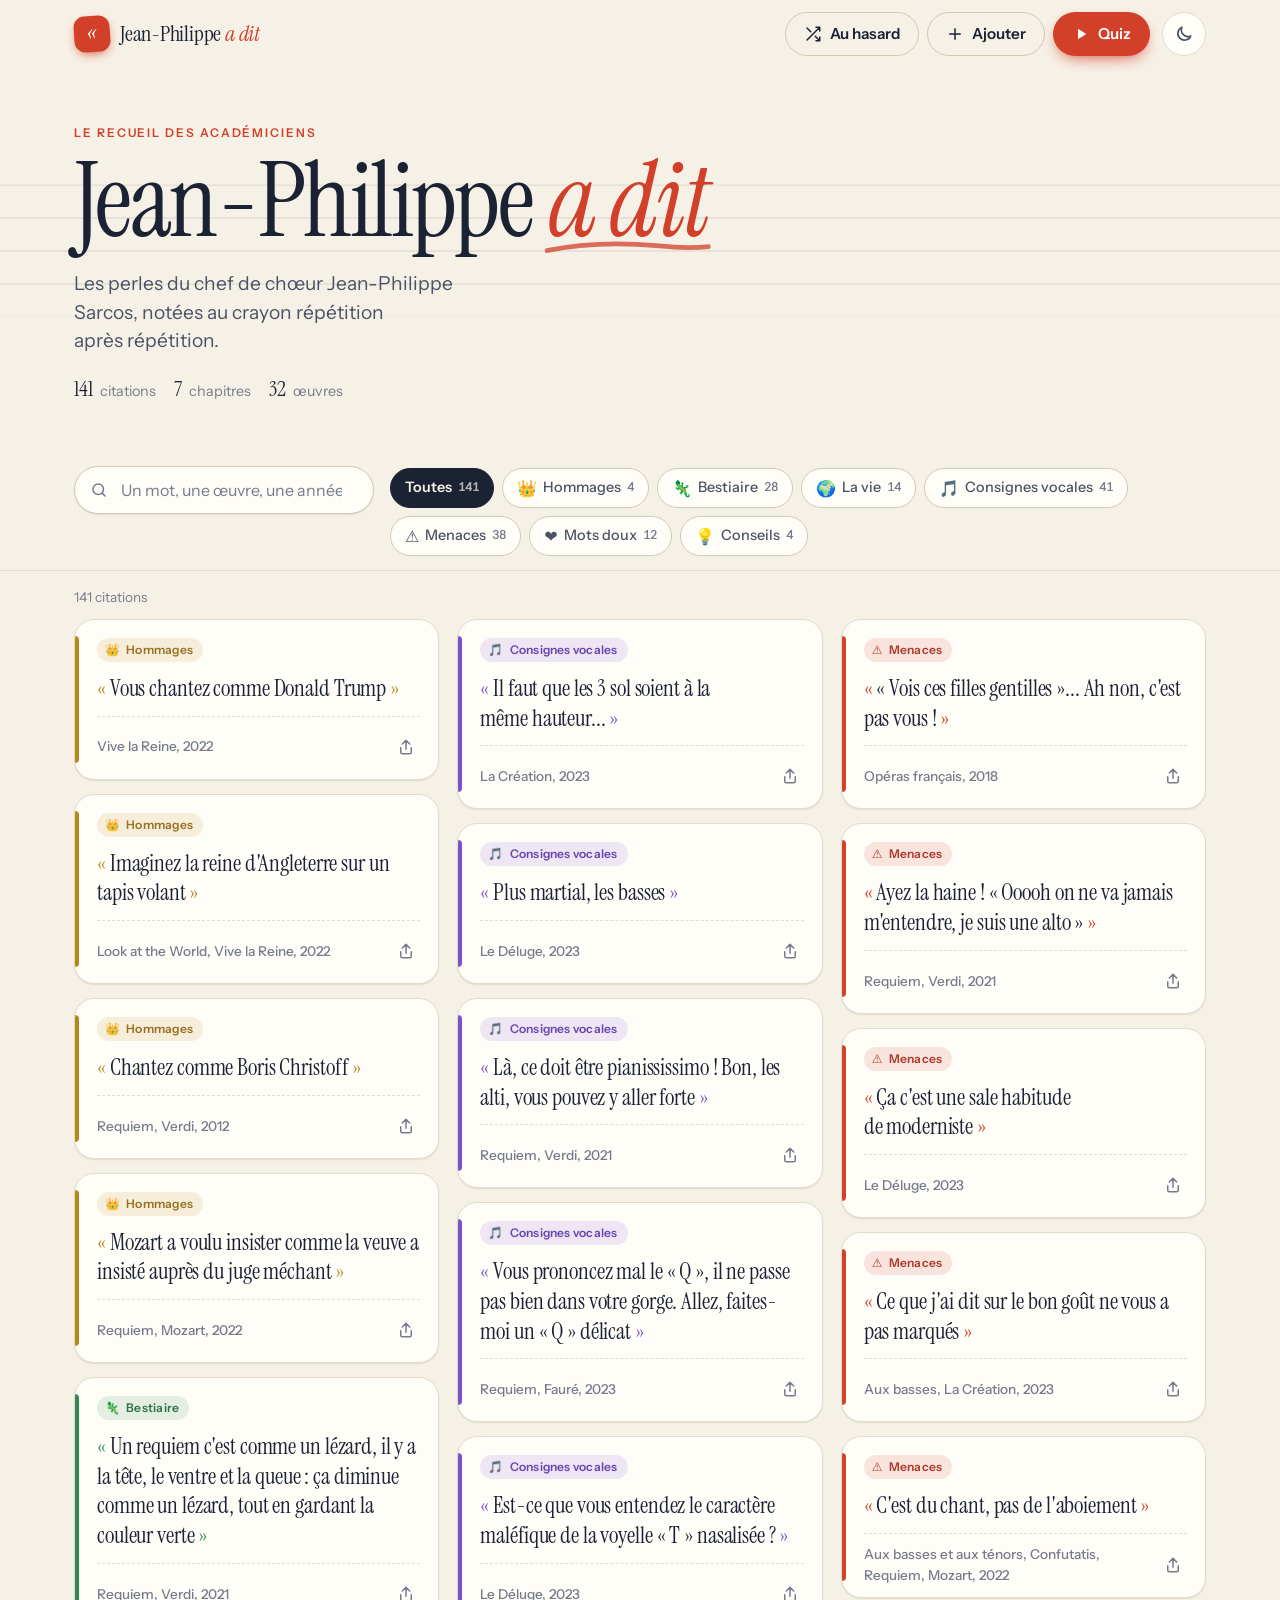
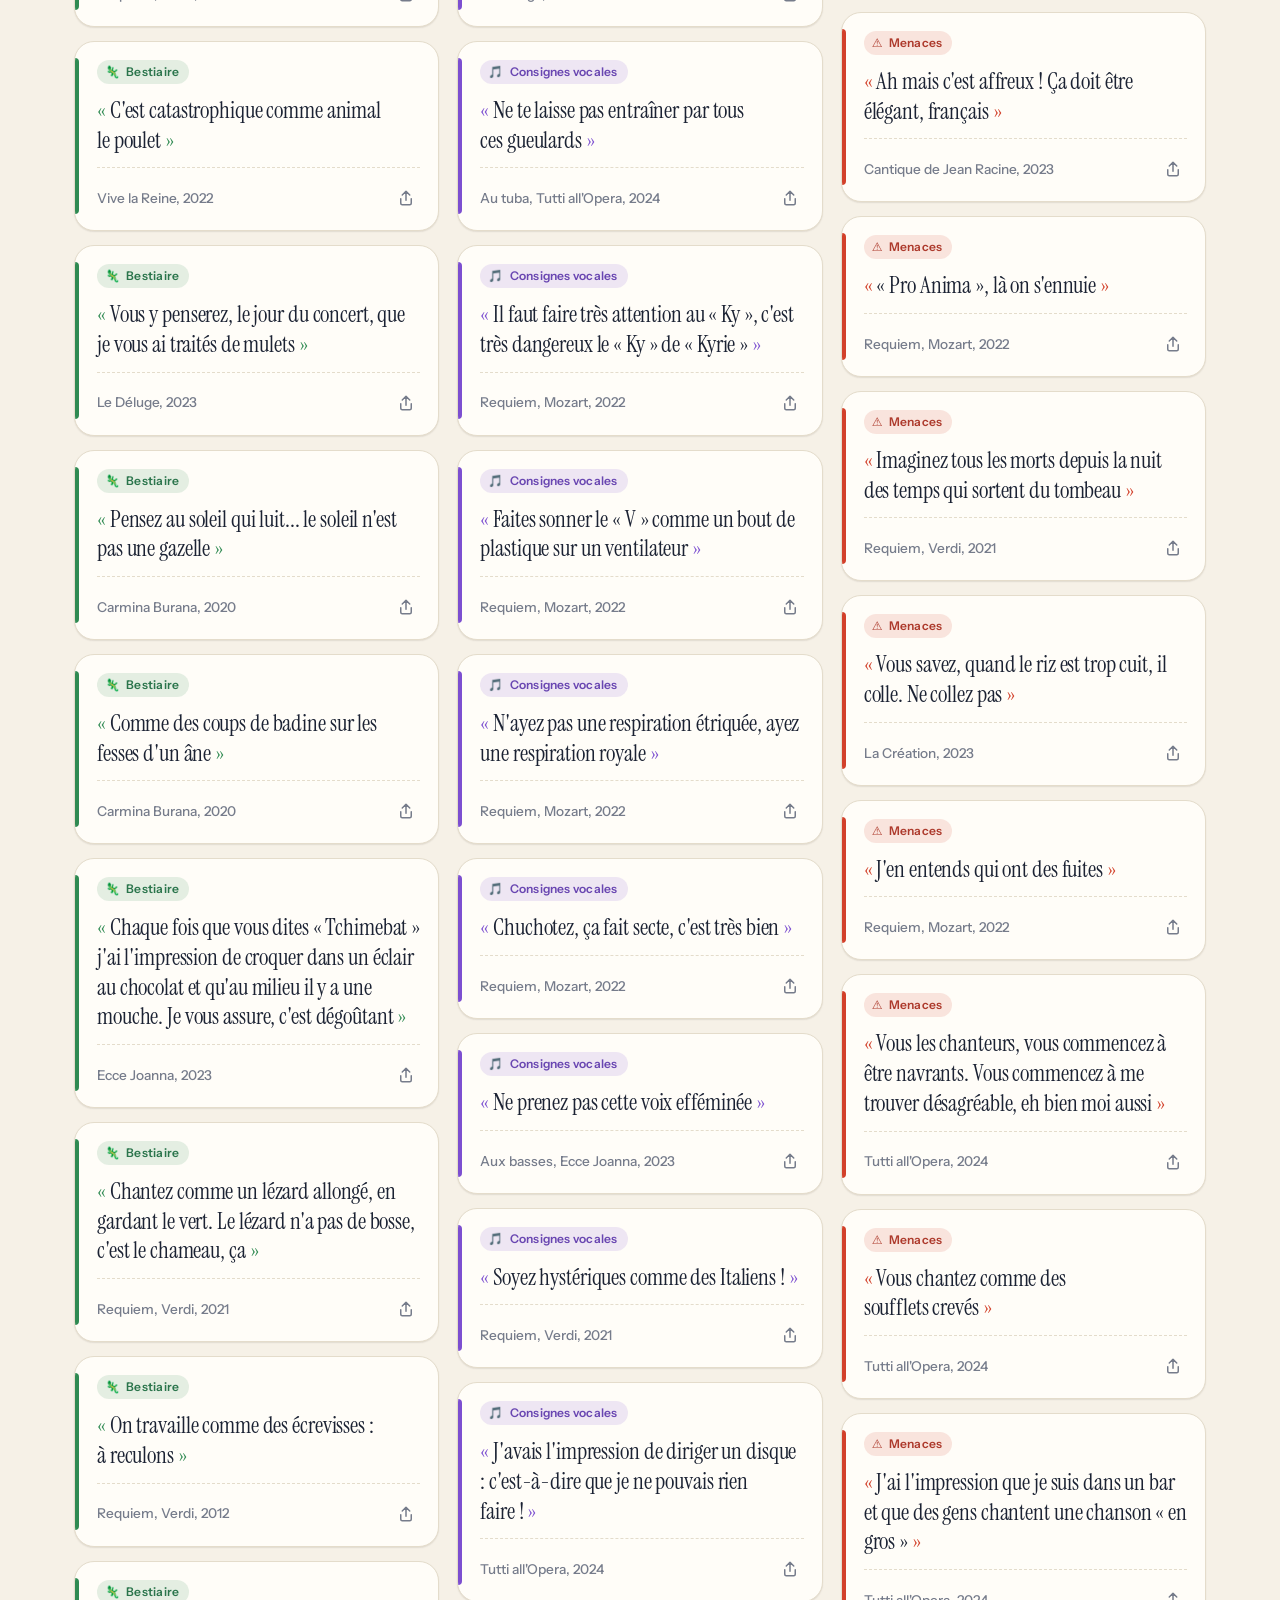
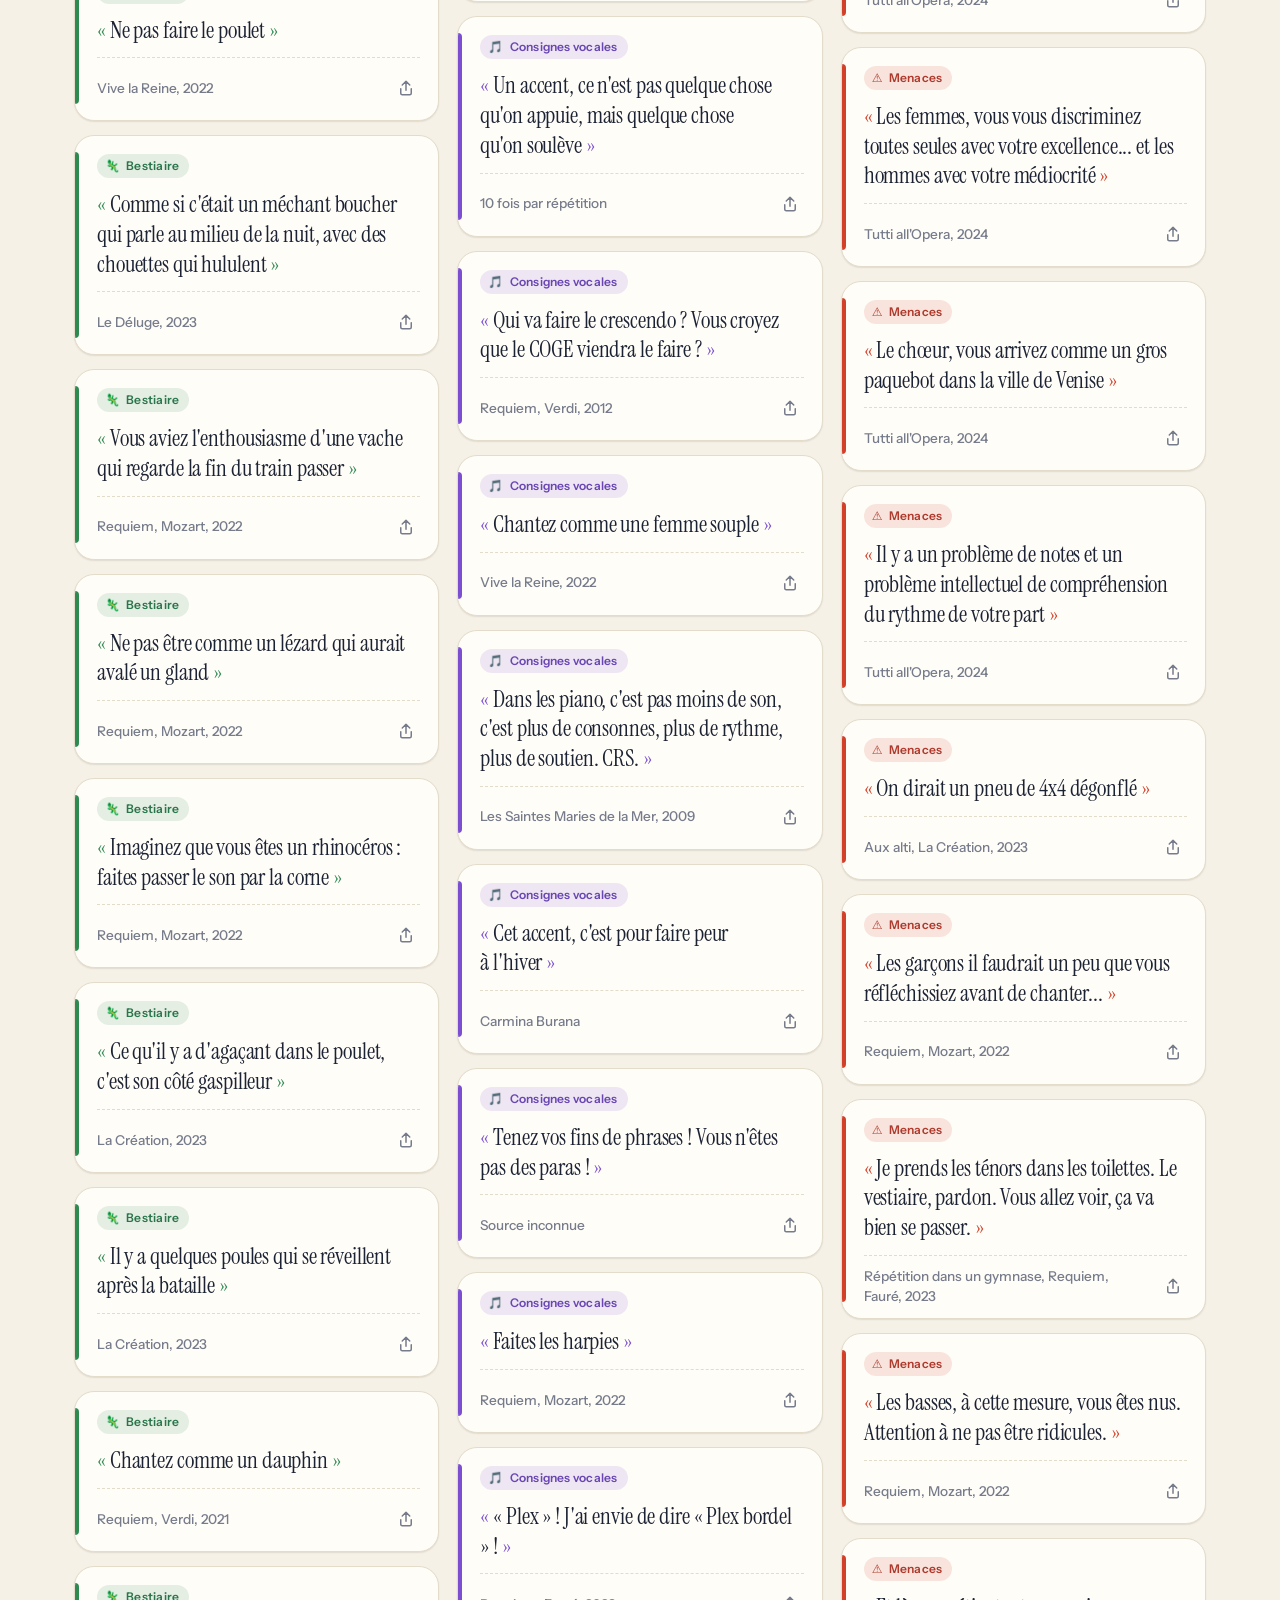
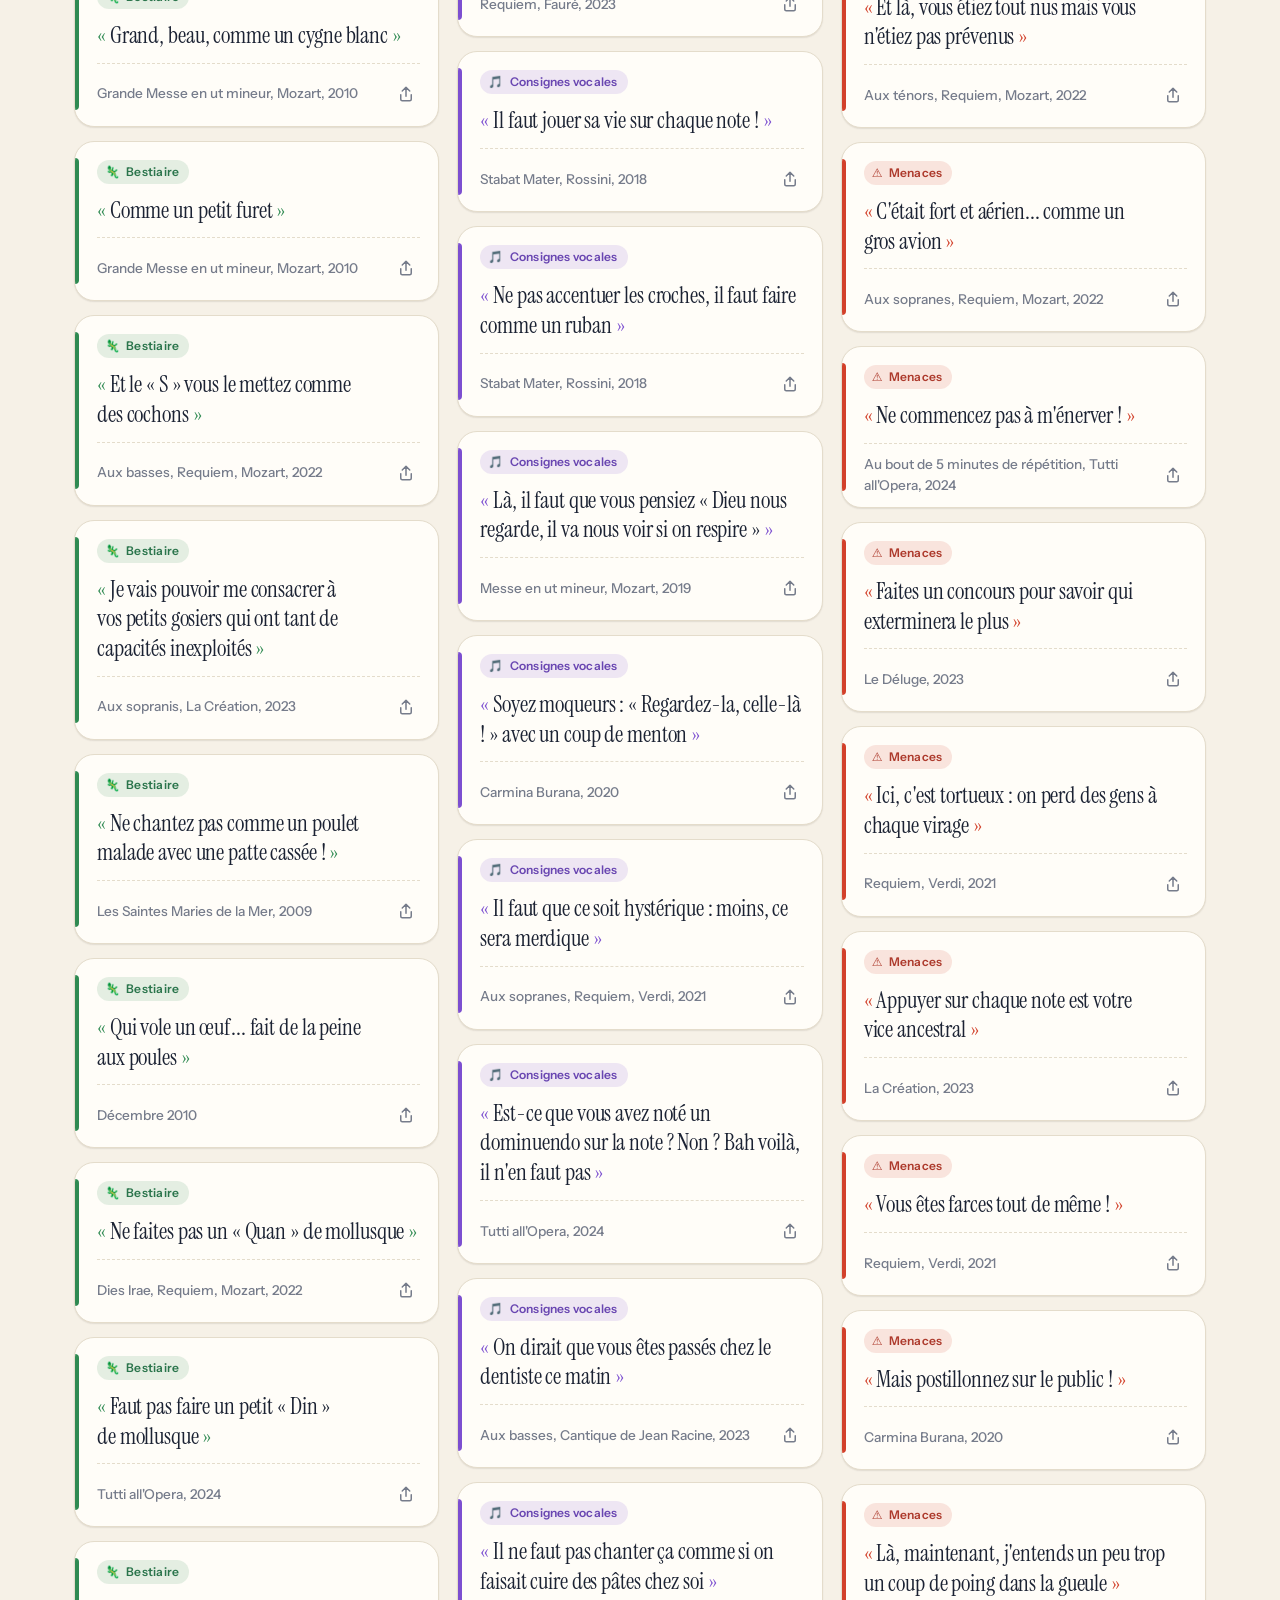
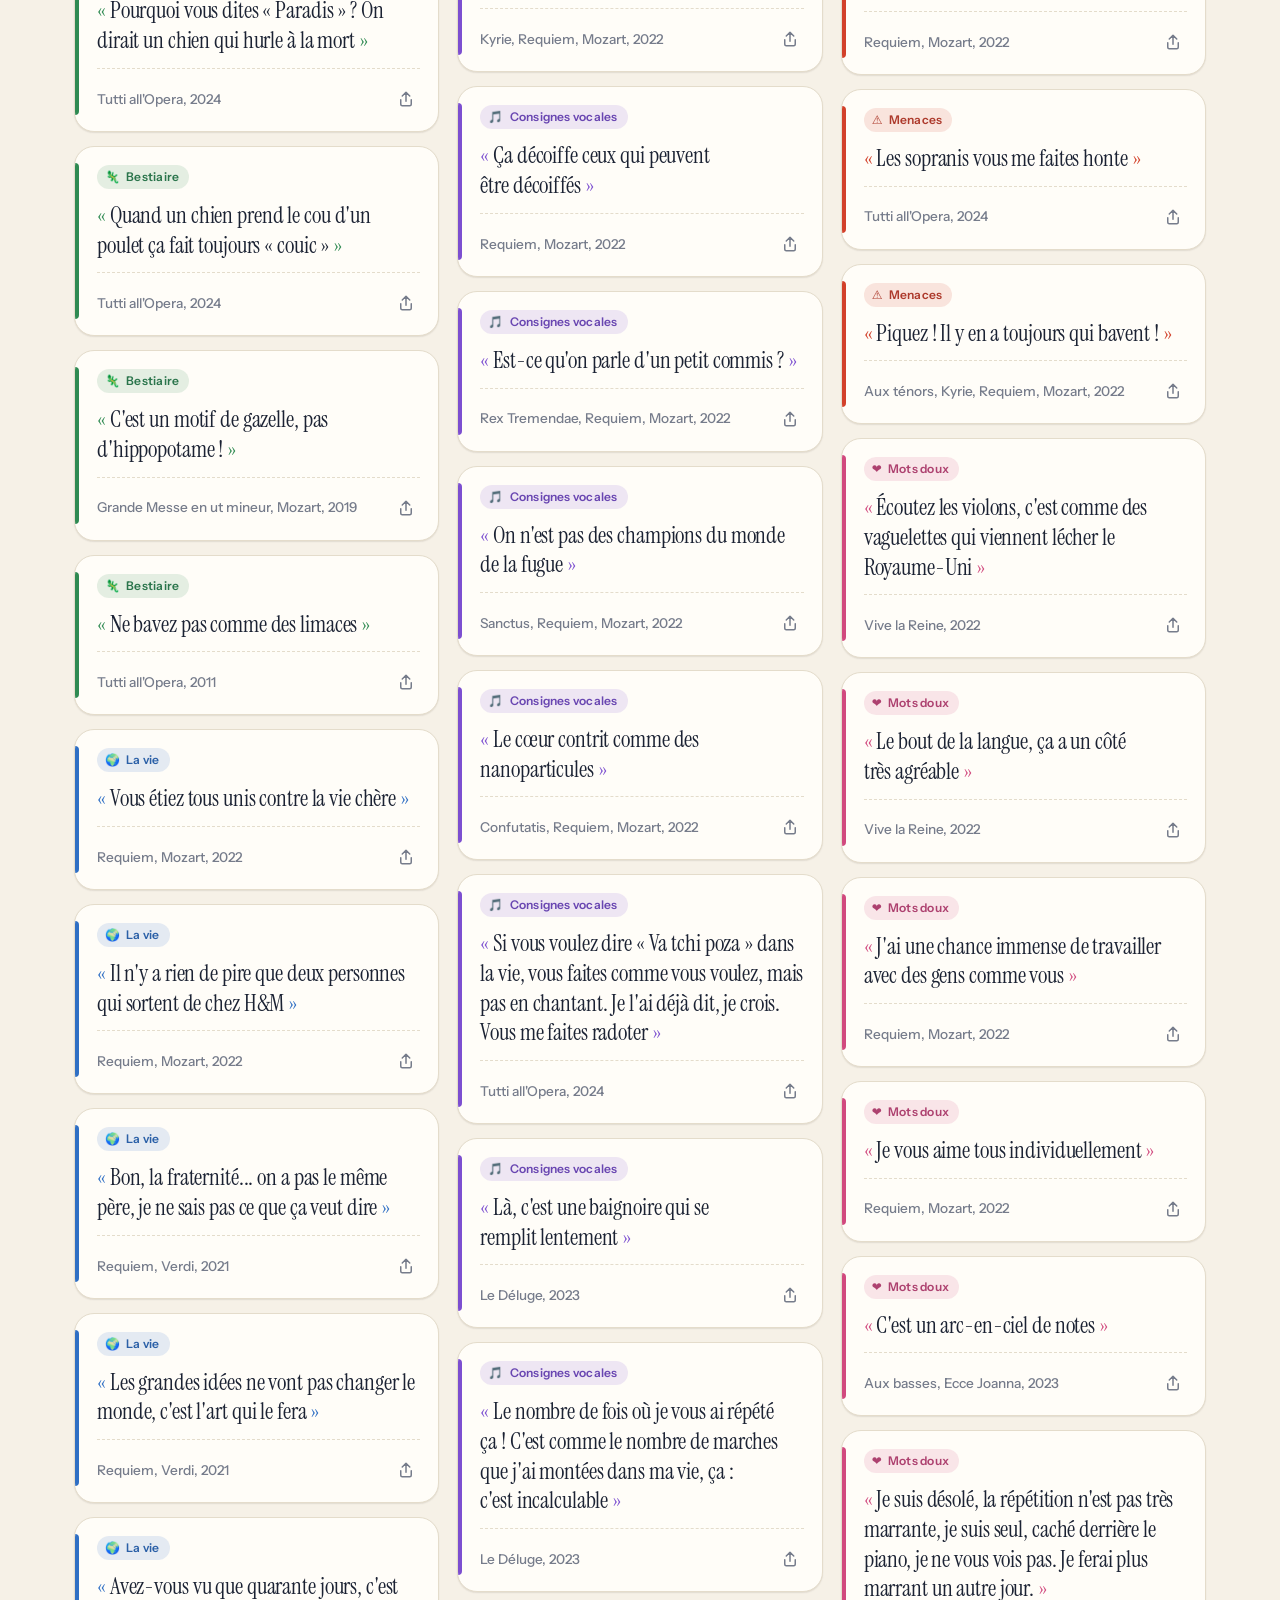
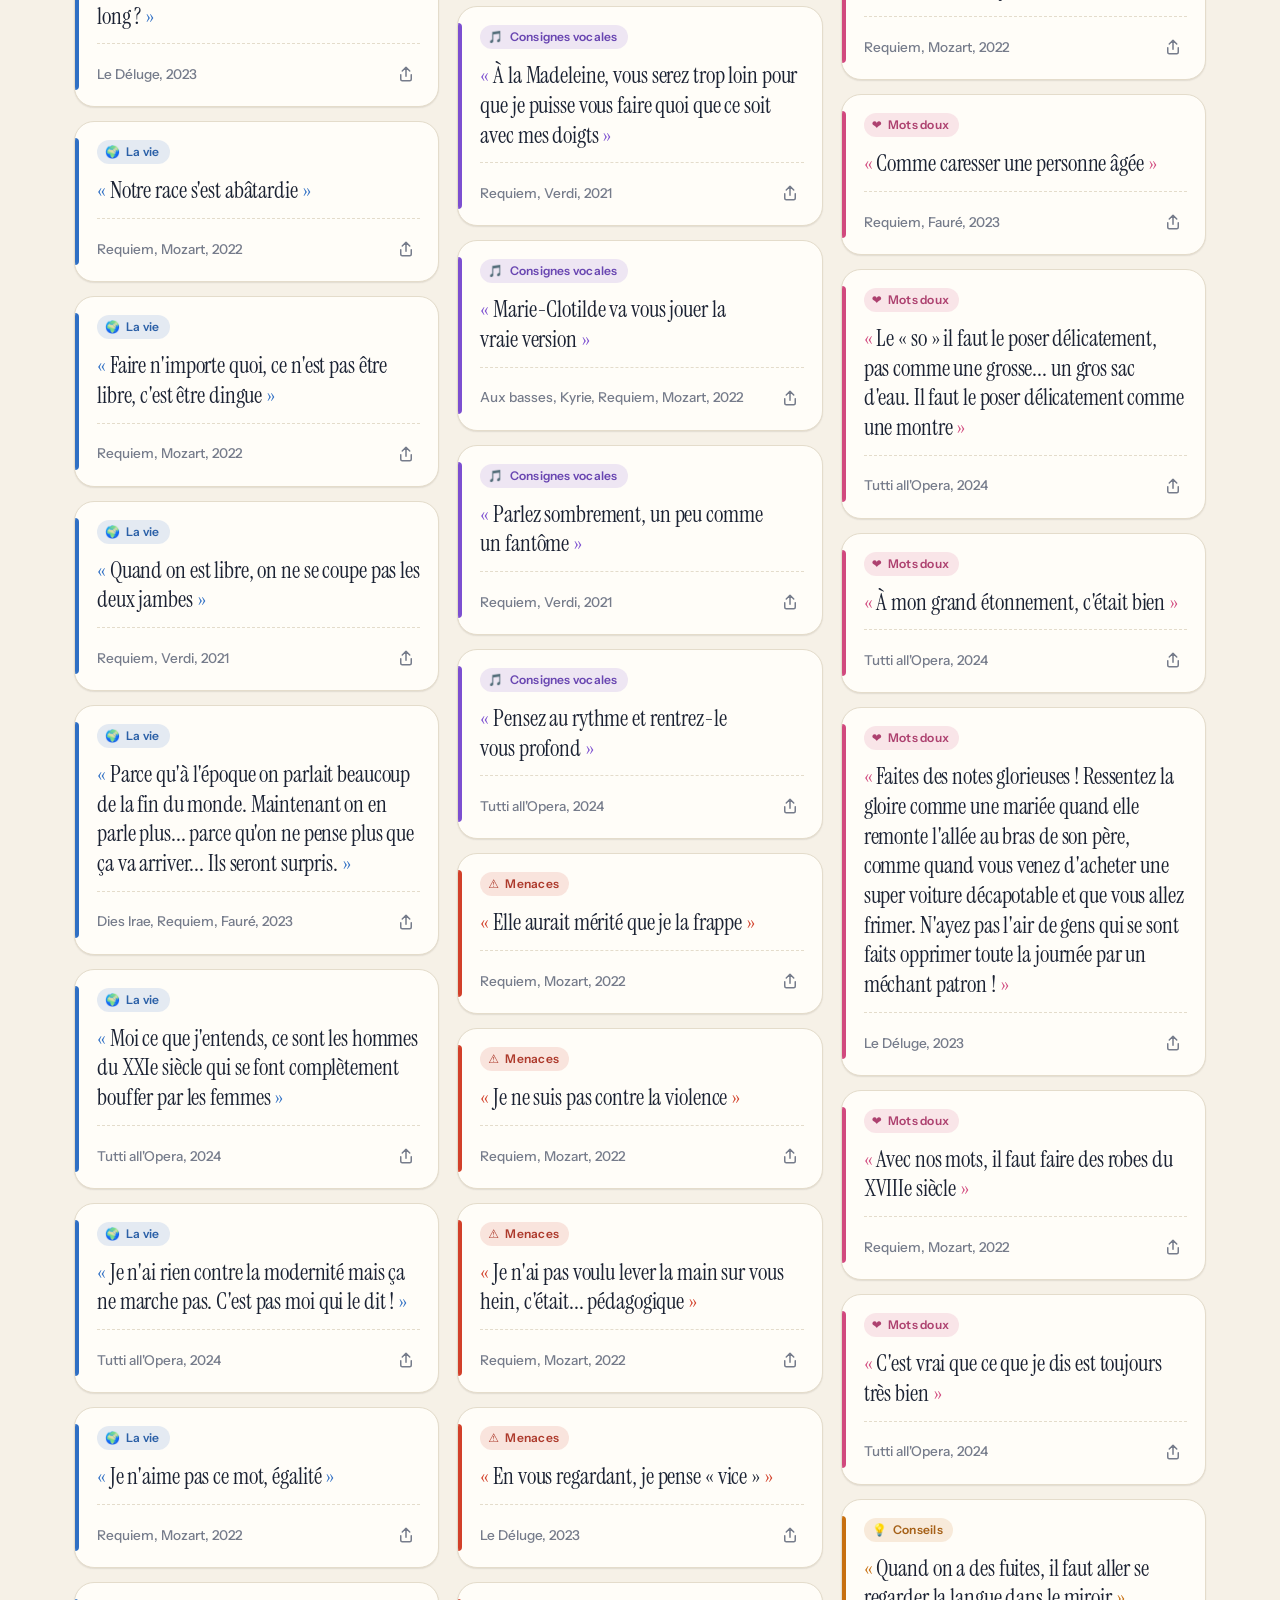
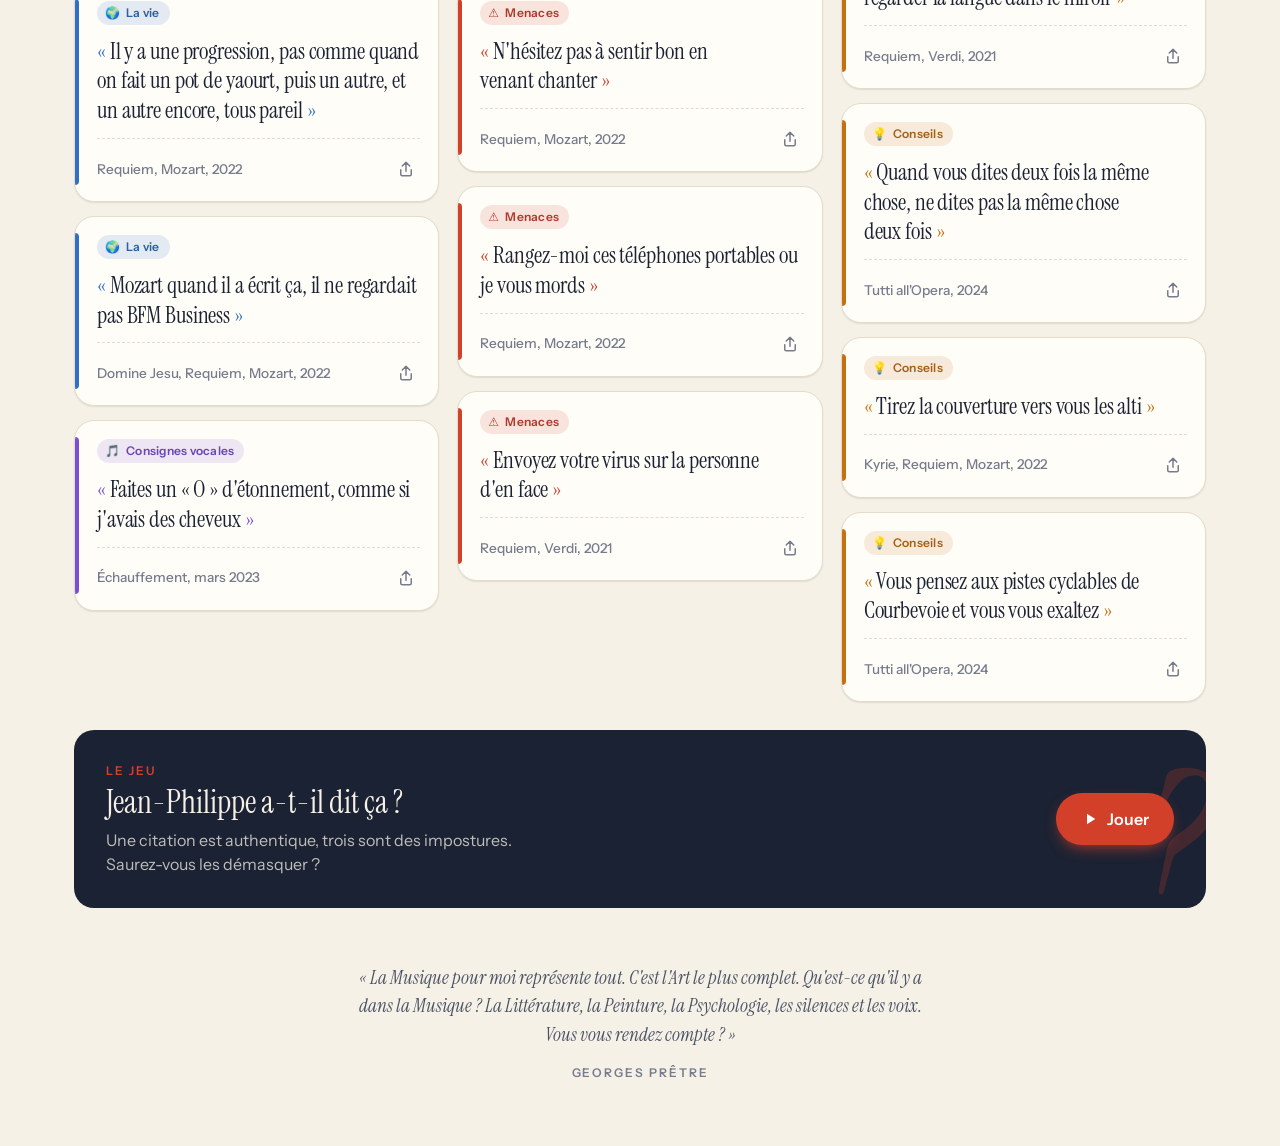
<file: index.html>
<!DOCTYPE html>
<html lang="fr">
<head>
<meta charset="UTF-8">
<meta name="viewport" content="width=device-width, initial-scale=1.0, viewport-fit=cover">
<title>Jean-Philippe a dit – Recueil de citations</title>
<meta name="description" content="Les perles du chef de chœur Jean-Philippe Sarcos, recueillies par plusieurs générations d'académiciens pendant les répétitions.">
<meta name="theme-color" content="#f6f1e7" media="(prefers-color-scheme: light)">
<meta name="theme-color" content="#10141d" media="(prefers-color-scheme: dark)">
<link rel="icon" href="data:image/svg+xml,%3Csvg xmlns='http://www.w3.org/2000/svg' viewBox='0 0 64 64'%3E%3Crect width='64' height='64' rx='16' fill='%23d9452b'/%3E%3Ctext x='32' y='47' font-family='Georgia,serif' font-size='40' font-style='italic' text-anchor='middle' fill='%23fff'%3E%C2%AB%3C/text%3E%3C/svg%3E">
<link rel="preconnect" href="https://fonts.googleapis.com">
<link rel="preconnect" href="https://fonts.gstatic.com" crossorigin>
<link href="https://fonts.googleapis.com/css2?family=Instrument+Sans:wght@400..700&family=Instrument+Serif:ital@0;1&display=swap" rel="stylesheet">
<link rel="stylesheet" href="style.css">
<script>try{var t=localStorage.getItem("jp-theme");if(t)document.documentElement.dataset.theme=t;}catch(e){}</script>
</head>
<body>
<a class="skip-link" href="#grid">Aller aux citations</a>

<header class="topbar">
  <a class="brand" href="index.html" aria-label="Jean-Philippe a dit, accueil">
    <span class="brand-mark" aria-hidden="true">«</span>
    <span class="brand-name">Jean-Philippe <em>a dit</em></span>
  </a>
  <nav class="topbar-actions" aria-label="Actions">
    <button class="btn btn-ghost js-random" type="button">
      <svg viewBox="0 0 24 24" width="18" height="18" aria-hidden="true"><path fill="none" stroke="currentColor" stroke-width="2" stroke-linecap="round" stroke-linejoin="round" d="M16 3h5v5M4 20 21 3M21 16v5h-5M15 15l6 6M4 4l5 5"/></svg>
      Au hasard
    </button>
    <button class="btn btn-ghost js-add" type="button">
      <svg viewBox="0 0 24 24" width="18" height="18" aria-hidden="true"><path fill="none" stroke="currentColor" stroke-width="2" stroke-linecap="round" d="M12 5v14M5 12h14"/></svg>
      Ajouter
    </button>
    <a class="btn btn-primary" href="quiz.html">
      <svg viewBox="0 0 24 24" width="18" height="18" aria-hidden="true"><path fill="currentColor" d="M8 5v14l11-7L8 5Z"/></svg>
      Quiz
    </a>
  </nav>
  <button class="icon-btn js-theme" type="button" aria-label="Changer de thème">
    <svg class="i-moon" viewBox="0 0 24 24" width="20" height="20" aria-hidden="true"><path fill="none" stroke="currentColor" stroke-width="2" stroke-linejoin="round" d="M20 14.5A8 8 0 0 1 9.5 4a8 8 0 1 0 10.5 10.5Z"/></svg>
    <svg class="i-sun" viewBox="0 0 24 24" width="20" height="20" aria-hidden="true"><g fill="none" stroke="currentColor" stroke-width="2" stroke-linecap="round"><circle cx="12" cy="12" r="4"/><path d="M12 2v2M12 20v2M4.9 4.9l1.4 1.4M17.7 17.7l1.4 1.4M2 12h2M20 12h2M4.9 19.1l1.4-1.4M17.7 6.3l1.4-1.4"/></g></svg>
  </button>
</header>

<section class="hero">
  <div class="hero-staff" aria-hidden="true"></div>
  <div class="hero-inner">
    <p class="kicker">Le recueil des académiciens</p>
    <h1 class="hero-title">Jean-Philippe <span class="hero-title-accent">a&nbsp;dit<svg class="pencil" viewBox="0 0 200 14" preserveAspectRatio="none" aria-hidden="true"><path d="M3 9c40-6 90-7 135-4 20 1.5 40 2 59 .5" fill="none" stroke="currentColor" stroke-width="4" stroke-linecap="round"/></svg></span></h1>
    <p class="hero-sub">Les perles du chef de chœur Jean-Philippe Sarcos, notées au crayon répétition après répétition.</p>
    <p class="hero-stats" id="heroStats"></p>
  </div>
</section>

<div class="filterbar" role="search">
  <div class="filterbar-inner">
    <label class="search-wrap">
      <span class="visually-hidden">Rechercher une citation</span>
      <svg class="search-icon" viewBox="0 0 24 24" width="18" height="18" aria-hidden="true"><g fill="none" stroke="currentColor" stroke-width="2" stroke-linecap="round"><circle cx="11" cy="11" r="7"/><path d="m20 20-3.5-3.5"/></g></svg>
      <input id="search" class="search" type="search" placeholder="Un mot, une œuvre, une année…" autocomplete="off" enterkeyhint="search">
    </label>
    <nav id="chapters" class="chapters" aria-label="Filtrer par chapitre"></nav>
  </div>
</div>

<main class="content">
  <p id="count" class="results-count" aria-live="polite"></p>
  <div id="grid" class="grid" aria-label="Citations"></div>
  <div id="empty" class="empty hidden">
    <p class="empty-quote">« Vous me faites radoter. »</p>
    <p class="empty-sub">Aucune citation trouvée — essayez un autre mot.</p>
  </div>

  <section class="quiz-teaser" aria-label="Quiz">
    <div class="quiz-teaser-text">
      <p class="kicker">Le jeu</p>
      <h2 class="quiz-teaser-title">Jean-Philippe a-t-il dit ça&nbsp;?</h2>
      <p class="quiz-teaser-sub">Une citation est authentique, trois sont des impostures. Saurez-vous les démasquer&nbsp;?</p>
    </div>
    <a href="quiz.html" class="btn btn-primary btn-lg">
      <svg viewBox="0 0 24 24" width="18" height="18" aria-hidden="true"><path fill="currentColor" d="M8 5v14l11-7L8 5Z"/></svg>
      Jouer
    </a>
  </section>
</main>

<footer class="footer">
  <blockquote class="footer-quote">
    « La Musique pour moi représente tout. C'est l'Art le plus complet. Qu'est-ce qu'il y a dans la
    Musique&nbsp;? La Littérature, la Peinture, la Psychologie, les silences et les voix. Vous vous
    rendez compte&nbsp;? »
    <cite>Georges Prêtre</cite>
  </blockquote>
</footer>

<!-- Mobile bottom navigation (thumb zone) -->
<nav class="tabbar" aria-label="Actions rapides">
  <button class="tab js-top" type="button">
    <svg viewBox="0 0 24 24" width="22" height="22" aria-hidden="true"><g fill="none" stroke="currentColor" stroke-width="2" stroke-linecap="round"><circle cx="11" cy="11" r="7"/><path d="m20 20-3.5-3.5"/></g></svg>
    <span>Chercher</span>
  </button>
  <button class="tab tab-main js-random" type="button">
    <span class="tab-main-bubble">
      <svg viewBox="0 0 24 24" width="24" height="24" aria-hidden="true"><path fill="none" stroke="currentColor" stroke-width="2.2" stroke-linecap="round" stroke-linejoin="round" d="M16 3h5v5M4 20 21 3M21 16v5h-5M15 15l6 6M4 4l5 5"/></svg>
    </span>
    <span>Au hasard</span>
  </button>
  <button class="tab js-add" type="button">
    <svg viewBox="0 0 24 24" width="22" height="22" aria-hidden="true"><path fill="none" stroke="currentColor" stroke-width="2" stroke-linecap="round" d="M12 5v14M5 12h14"/></svg>
    <span>Ajouter</span>
  </button>
  <a class="tab" href="quiz.html">
    <svg viewBox="0 0 24 24" width="22" height="22" aria-hidden="true"><path fill="none" stroke="currentColor" stroke-width="2" stroke-linejoin="round" d="M8 5v14l11-7L8 5Z"/></svg>
    <span>Quiz</span>
  </a>
</nav>

<!-- Random quote sheet -->
<dialog id="spotlight" class="sheet" aria-label="Citation tirée au hasard">
  <div class="sheet-handle" aria-hidden="true"></div>
  <button class="icon-btn sheet-close js-close" type="button" aria-label="Fermer">
    <svg viewBox="0 0 24 24" width="20" height="20" aria-hidden="true"><path fill="none" stroke="currentColor" stroke-width="2" stroke-linecap="round" d="M6 6l12 12M18 6 6 18"/></svg>
  </button>
  <p class="kicker">Tirée au hasard</p>
  <div id="spotlightBody" class="spotlight-body"></div>
  <div class="sheet-actions">
    <button id="spotlightShare" class="btn btn-ghost" type="button">
      <svg viewBox="0 0 24 24" width="18" height="18" aria-hidden="true"><path fill="none" stroke="currentColor" stroke-width="2" stroke-linecap="round" stroke-linejoin="round" d="M12 3v12M7 8l5-5 5 5M5 13v6a2 2 0 0 0 2 2h10a2 2 0 0 0 2-2v-6"/></svg>
      Partager
    </button>
    <button id="spotlightAgain" class="btn btn-primary" type="button">
      <svg viewBox="0 0 24 24" width="18" height="18" aria-hidden="true"><path fill="none" stroke="currentColor" stroke-width="2" stroke-linecap="round" stroke-linejoin="round" d="M16 3h5v5M4 20 21 3M21 16v5h-5M15 15l6 6M4 4l5 5"/></svg>
      Une autre
    </button>
  </div>
</dialog>

<!-- Add quote sheet -->
<dialog id="addForm" class="sheet" aria-labelledby="addTitle">
  <div class="sheet-handle" aria-hidden="true"></div>
  <button class="icon-btn sheet-close js-close" type="button" aria-label="Fermer">
    <svg viewBox="0 0 24 24" width="20" height="20" aria-hidden="true"><path fill="none" stroke="currentColor" stroke-width="2" stroke-linecap="round" d="M6 6l12 12M18 6 6 18"/></svg>
  </button>
  <form id="addFormEl" method="dialog" novalidate>
    <p class="kicker">Nouvelle perle</p>
    <h2 id="addTitle" class="sheet-title">Ajouter une citation</h2>
    <div class="field">
      <label for="newText">Citation</label>
      <textarea id="newText" rows="3" placeholder="« Vous chantez comme… »" required></textarea>
    </div>
    <div class="field">
      <label for="newChapter">Catégorie</label>
      <select id="newChapter" required></select>
    </div>
    <div class="field-row">
      <div class="field">
        <label for="newWork">Œuvre <span class="optional">facultatif</span></label>
        <input id="newWork" type="text" placeholder="Requiem, Mozart" autocomplete="off">
      </div>
      <div class="field field-year">
        <label for="newYear">Année</label>
        <input id="newYear" type="text" placeholder="2024" inputmode="numeric" maxlength="4" autocomplete="off">
      </div>
    </div>
    <p id="addNote" class="form-note"></p>
    <p id="addError" class="form-error hidden" role="alert"></p>
    <div class="sheet-actions">
      <button id="addCancel" class="btn btn-ghost js-close" type="button">Annuler</button>
      <button id="addSubmit" class="btn btn-primary" type="submit">Ajouter au recueil</button>
    </div>
  </form>
</dialog>

<div id="toast" class="toast" role="status" aria-live="polite"></div>

<script src="data.js"></script>
<script src="config.js"></script>
<script src="store.js"></script>
<script src="app.js"></script>
</body>
</html>
</file>
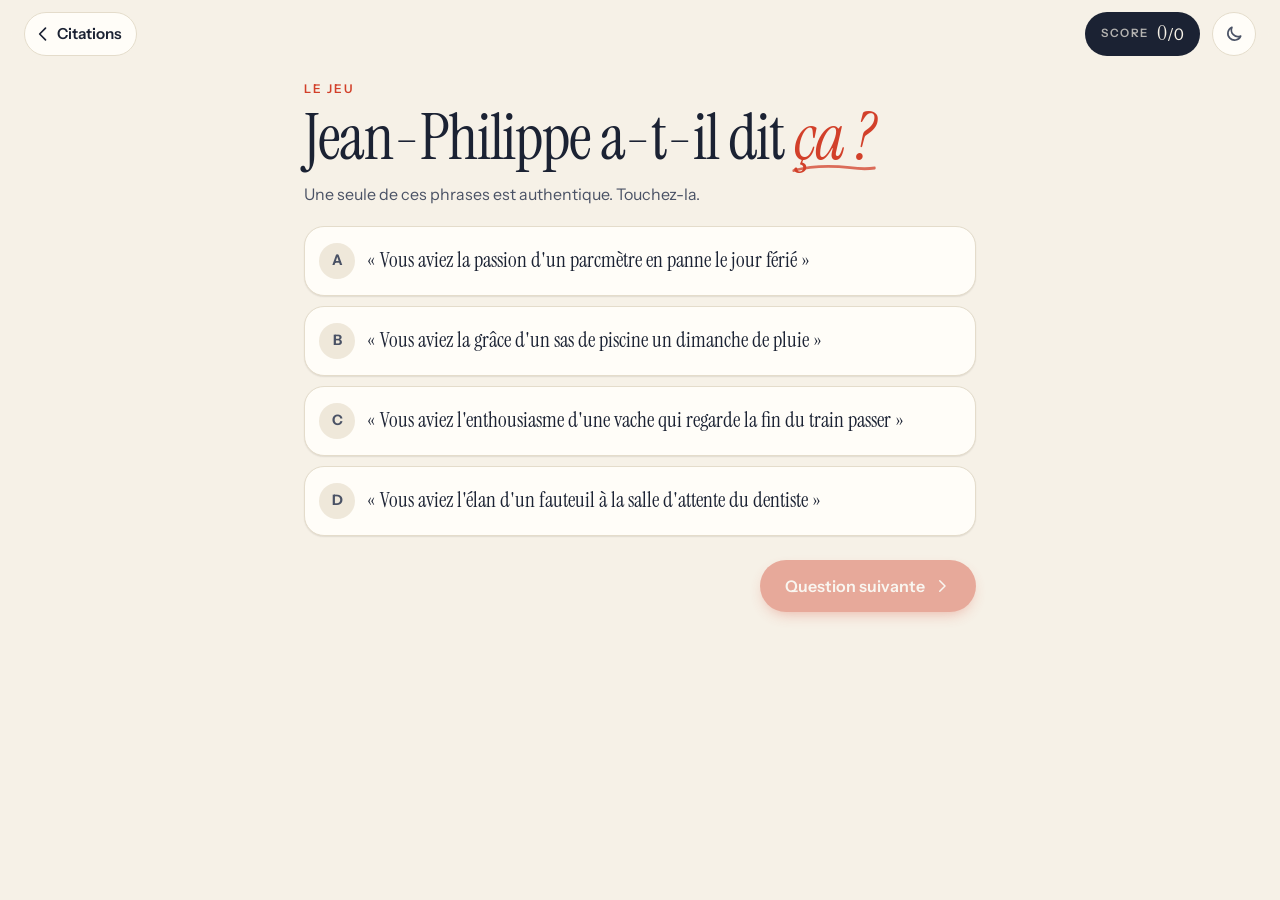
<file: quiz.html>
<!DOCTYPE html>
<html lang="fr">
<head>
<meta charset="UTF-8">
<meta name="viewport" content="width=device-width, initial-scale=1.0, viewport-fit=cover">
<title>Le quiz – Jean-Philippe a-t-il dit ça ?</title>
<meta name="description" content="Une citation est authentique, trois sont des impostures. Saurez-vous démasquer les impostures du chef de chœur Jean-Philippe Sarcos ?">
<meta name="theme-color" content="#f6f1e7" media="(prefers-color-scheme: light)">
<meta name="theme-color" content="#10141d" media="(prefers-color-scheme: dark)">
<link rel="icon" href="data:image/svg+xml,%3Csvg xmlns='http://www.w3.org/2000/svg' viewBox='0 0 64 64'%3E%3Crect width='64' height='64' rx='16' fill='%23d9452b'/%3E%3Ctext x='32' y='47' font-family='Georgia,serif' font-size='40' font-style='italic' text-anchor='middle' fill='%23fff'%3E%C2%AB%3C/text%3E%3C/svg%3E">
<link rel="preconnect" href="https://fonts.googleapis.com">
<link rel="preconnect" href="https://fonts.gstatic.com" crossorigin>
<link href="https://fonts.googleapis.com/css2?family=Instrument+Sans:wght@400..700&family=Instrument+Serif:ital@0;1&display=swap" rel="stylesheet">
<link rel="stylesheet" href="style.css">
<script>try{var t=localStorage.getItem("jp-theme");if(t)document.documentElement.dataset.theme=t;}catch(e){}</script>
</head>
<body class="quiz-page">
<a class="skip-link" href="#quizGame">Aller au quiz</a>

<header class="topbar">
  <a class="back-link" href="index.html">
    <svg viewBox="0 0 24 24" width="20" height="20" aria-hidden="true"><path fill="none" stroke="currentColor" stroke-width="2" stroke-linecap="round" stroke-linejoin="round" d="M15 5l-7 7 7 7"/></svg>
    <span>Citations</span>
  </a>
  <p id="quizScore" class="quiz-score" aria-live="polite">
    <span class="quiz-score-label">Score</span>
    <span><strong id="quizScoreValue">0</strong>/<span id="quizPlayedValue">0</span></span>
  </p>
  <button class="icon-btn js-theme" type="button" aria-label="Changer de thème">
    <svg class="i-moon" viewBox="0 0 24 24" width="20" height="20" aria-hidden="true"><path fill="none" stroke="currentColor" stroke-width="2" stroke-linejoin="round" d="M20 14.5A8 8 0 0 1 9.5 4a8 8 0 1 0 10.5 10.5Z"/></svg>
    <svg class="i-sun" viewBox="0 0 24 24" width="20" height="20" aria-hidden="true"><g fill="none" stroke="currentColor" stroke-width="2" stroke-linecap="round"><circle cx="12" cy="12" r="4"/><path d="M12 2v2M12 20v2M4.9 4.9l1.4 1.4M17.7 17.7l1.4 1.4M2 12h2M20 12h2M4.9 19.1l1.4-1.4M17.7 6.3l1.4-1.4"/></g></svg>
  </button>
</header>

<main class="quiz-wrap">
  <div class="quiz-intro">
    <p class="kicker">Le jeu</p>
    <h1 class="quiz-title">Jean-Philippe a-t-il dit&nbsp;<span class="hero-title-accent">ça&nbsp;?<svg class="pencil" viewBox="0 0 200 14" preserveAspectRatio="none" aria-hidden="true"><path d="M3 9c40-6 90-7 135-4 20 1.5 40 2 59 .5" fill="none" stroke="currentColor" stroke-width="4" stroke-linecap="round"/></svg></span></h1>
    <p class="quiz-sub">Une seule de ces phrases est authentique. Touchez-la.</p>
  </div>

  <section class="quiz" aria-label="Quiz">
    <div id="quizGame" aria-live="polite"></div>
    <p id="quizFeedback" class="quiz-feedback hidden" role="status"></p>
  </section>
</main>

<div class="quiz-next-bar">
  <button id="quizNext" class="btn btn-primary btn-lg" type="button" disabled>
    Question suivante
    <svg viewBox="0 0 24 24" width="18" height="18" aria-hidden="true"><path fill="none" stroke="currentColor" stroke-width="2" stroke-linecap="round" stroke-linejoin="round" d="M9 5l7 7-7 7"/></svg>
  </button>
</div>

<script src="quiz.js"></script>
<script src="quiz-page.js"></script>
</body>
</html>
</file>
<file: style.css>
/* ═══════════════════════════════════════════════════════════════════
   JEAN-PHILIPPE A DIT — Identité « Partition annotée »
   Papier ivoire, encre bleu nuit, crayon rouge du chef.
   Instrument Serif (citations, titres) + Instrument Sans (interface).
   Mobile d'abord : barre d'onglets au pouce, chapitres défilants,
   fenêtres en tiroir (bottom sheets).
   ═══════════════════════════════════════════════════════════════════ */

:root {
  color-scheme: light;
  --paper: #f6f1e7;
  --paper-2: #efe8da;
  --card: #fffdf8;
  --card-hover: #fffaf0;
  --ink: #1b2233;
  --ink-soft: #4a5265;
  --ink-mute: #767c8b;
  --line: #e4dccb;
  --line-strong: #d3c8b2;
  --staff: rgba(27, 34, 51, 0.07);
  --accent: #d2402a;
  --accent-hover: #b83420;
  --accent-ink: #ffffff;
  --accent-soft: rgba(210, 64, 42, 0.1);
  --ok: #24804a;
  --ok-soft: rgba(36, 128, 74, 0.12);
  --bad: #c2372a;
  --bad-soft: rgba(194, 55, 42, 0.1);
  --overlay: rgba(20, 24, 34, 0.45);
  --shadow-sm: 0 1px 2px rgba(40, 35, 25, 0.06), 0 1px 1px rgba(40, 35, 25, 0.04);
  --shadow-md: 0 6px 20px -6px rgba(40, 35, 25, 0.16), 0 2px 6px rgba(40, 35, 25, 0.05);
  --shadow-lg: 0 24px 60px -12px rgba(30, 25, 15, 0.3);

  /* Chapter hues */
  --c-hommages: #b7861b;
  --c-animaux: #2f8a52;
  --c-vie: #2f6fc4;
  --c-voix: #7c4fd0;
  --c-menaces: #d2402a;
  --c-doux: #d1497e;
  --c-conseils: #c76f10;

  --font-serif: "Instrument Serif", "Iowan Old Style", Georgia, serif;
  --font-sans: "Instrument Sans", system-ui, -apple-system, "Segoe UI", Roboto, sans-serif;

  --radius: 20px;
  --radius-sm: 12px;
  --pill: 999px;
  --gutter: 16px;
  --maxw: 1180px;
  --tabbar-h: 68px;
  --safe-b: env(safe-area-inset-bottom, 0px);
  --ease: cubic-bezier(0.22, 1, 0.36, 1);
}

@media (prefers-color-scheme: dark) {
  :root:not([data-theme="light"]) {
    color-scheme: dark;
    --paper: #10141d;
    --paper-2: #151a25;
    --card: #181e2a;
    --card-hover: #1d2432;
    --ink: #f2ede3;
    --ink-soft: #c4c8d2;
    --ink-mute: #8d94a5;
    --line: #262e3e;
    --line-strong: #343e52;
    --staff: rgba(242, 237, 227, 0.06);
    --accent: #ff6a4d;
    --accent-hover: #ff8268;
    --accent-ink: #160c08;
    --accent-soft: rgba(255, 106, 77, 0.14);
    --ok: #5fd08a;
    --ok-soft: rgba(95, 208, 138, 0.13);
    --bad: #ff7a66;
    --bad-soft: rgba(255, 122, 102, 0.13);
    --overlay: rgba(0, 0, 0, 0.6);
    --shadow-sm: 0 1px 2px rgba(0, 0, 0, 0.35);
    --shadow-md: 0 8px 24px -8px rgba(0, 0, 0, 0.6);
    --shadow-lg: 0 24px 60px -12px rgba(0, 0, 0, 0.7);
    --c-hommages: #e2b44e;
    --c-animaux: #5cc283;
    --c-vie: #6aa5f0;
    --c-voix: #a98bf2;
    --c-menaces: #ff7a62;
    --c-doux: #f07aa6;
    --c-conseils: #f0a04c;
  }
}
:root[data-theme="dark"] {
  color-scheme: dark;
  --paper: #10141d;
  --paper-2: #151a25;
  --card: #181e2a;
  --card-hover: #1d2432;
  --ink: #f2ede3;
  --ink-soft: #c4c8d2;
  --ink-mute: #8d94a5;
  --line: #262e3e;
  --line-strong: #343e52;
  --staff: rgba(242, 237, 227, 0.06);
  --accent: #ff6a4d;
  --accent-hover: #ff8268;
  --accent-ink: #160c08;
  --accent-soft: rgba(255, 106, 77, 0.14);
  --ok: #5fd08a;
  --ok-soft: rgba(95, 208, 138, 0.13);
  --bad: #ff7a66;
  --bad-soft: rgba(255, 122, 102, 0.13);
  --overlay: rgba(0, 0, 0, 0.6);
  --shadow-sm: 0 1px 2px rgba(0, 0, 0, 0.35);
  --shadow-md: 0 8px 24px -8px rgba(0, 0, 0, 0.6);
  --shadow-lg: 0 24px 60px -12px rgba(0, 0, 0, 0.7);
  --c-hommages: #e2b44e;
  --c-animaux: #5cc283;
  --c-vie: #6aa5f0;
  --c-voix: #a98bf2;
  --c-menaces: #ff7a62;
  --c-doux: #f07aa6;
  --c-conseils: #f0a04c;
}

/* Theme toggle icon */
.i-sun { display: none; }
@media (prefers-color-scheme: dark) {
  :root:not([data-theme="light"]) .i-sun { display: block; }
  :root:not([data-theme="light"]) .i-moon { display: none; }
}
:root[data-theme="dark"] .i-sun { display: block; }
:root[data-theme="dark"] .i-moon { display: none; }

/* ── Base ──────────────────────────────────────────────────────── */
*, *::before, *::after { box-sizing: border-box; margin: 0; padding: 0; }

html { -webkit-text-size-adjust: 100%; scroll-padding-top: 140px; }

body {
  background: var(--paper);
  color: var(--ink);
  font-family: var(--font-sans);
  font-size: 16px;
  line-height: 1.5;
  min-height: 100vh;
  min-height: 100dvh;
  -webkit-font-smoothing: antialiased;
  -webkit-tap-highlight-color: transparent;
  overflow-x: hidden;
}

button, input, select, textarea { font: inherit; color: inherit; }
button { cursor: pointer; }
a { color: inherit; }
::selection { background: var(--accent); color: var(--accent-ink); }

.hidden { display: none !important; }
.visually-hidden {
  position: absolute; width: 1px; height: 1px; overflow: hidden;
  clip: rect(0 0 0 0); white-space: nowrap;
}

:focus-visible { outline: 2.5px solid var(--accent); outline-offset: 2px; }

.skip-link {
  position: absolute; left: -999px; top: 8px; z-index: 100;
  background: var(--accent); color: var(--accent-ink);
  padding: 10px 18px; border-radius: var(--pill); font-weight: 600; text-decoration: none;
}
.skip-link:focus { left: 8px; }

.kicker {
  font-family: var(--font-sans);
  font-size: 0.75rem;
  font-weight: 600;
  letter-spacing: 0.16em;
  text-transform: uppercase;
  color: var(--accent);
}

/* ── Buttons ───────────────────────────────────────────────────── */
.btn {
  display: inline-flex; align-items: center; justify-content: center; gap: 8px;
  min-height: 44px;
  padding: 0 18px;
  border-radius: var(--pill);
  border: 1px solid transparent;
  font-size: 0.95rem;
  font-weight: 600;
  text-decoration: none;
  white-space: nowrap;
  transition: background 0.15s ease, border-color 0.15s ease, color 0.15s ease, transform 0.15s ease, box-shadow 0.15s ease;
}
.btn:active { transform: scale(0.97); }
.btn:disabled { opacity: 0.4; cursor: not-allowed; transform: none; }
.btn-lg { min-height: 52px; padding: 0 24px; font-size: 1rem; }

.btn-primary { background: var(--accent); color: var(--accent-ink); box-shadow: 0 6px 16px -6px var(--accent); }
.btn-primary:hover:not(:disabled) { background: var(--accent-hover); }

.btn-ghost { background: transparent; color: var(--ink); border-color: var(--line-strong); }
.btn-ghost:hover { background: var(--card); border-color: var(--ink-mute); }

.icon-btn {
  display: inline-grid; place-items: center;
  width: 44px; height: 44px; flex-shrink: 0;
  border-radius: 50%;
  border: 1px solid var(--line);
  background: var(--card);
  color: var(--ink-soft);
  transition: background 0.15s ease, color 0.15s ease;
}
.icon-btn:hover { color: var(--ink); background: var(--card-hover); }

/* ── Top bar ───────────────────────────────────────────────────── */
.topbar {
  display: flex; align-items: center; gap: 12px;
  max-width: var(--maxw);
  margin: 0 auto;
  padding: 12px var(--gutter);
  padding-top: max(12px, env(safe-area-inset-top));
}
.brand {
  display: inline-flex; align-items: center; gap: 10px;
  text-decoration: none; margin-right: auto; min-height: 44px;
}
.brand-mark {
  display: grid; place-items: center;
  width: 36px; height: 36px; border-radius: 11px;
  background: var(--accent); color: var(--accent-ink);
  font-family: var(--font-serif); font-style: italic; font-size: 1.7rem; line-height: 1;
  padding-bottom: 4px;
  transform: rotate(-4deg);
  box-shadow: 0 4px 12px -4px var(--accent);
}
.brand-name { font-family: var(--font-serif); font-size: 1.35rem; letter-spacing: -0.01em; }
.brand-name em { color: var(--accent); }

.topbar-actions { display: none; gap: 8px; }

/* ── Hero ──────────────────────────────────────────────────────── */
.hero {
  position: relative;
  padding: 28px 0;
  overflow: hidden;
}
.hero-staff {
  position: absolute; inset: 50% 0 auto; height: 88px; transform: translateY(-58%);
  background: repeating-linear-gradient(to bottom, var(--staff) 0 1.5px, transparent 1.5px 22px);
  pointer-events: none;
}
.hero-inner { position: relative; max-width: var(--maxw); margin: 0 auto; padding: 0 var(--gutter); }
.hero-title {
  font-family: var(--font-serif);
  font-weight: 400;
  font-size: clamp(3rem, 14vw, 6.5rem);
  line-height: 0.95;
  letter-spacing: -0.025em;
  margin-top: 10px;
}
.hero-title-accent {
  position: relative; display: inline-block;
  font-style: italic; color: var(--accent);
  white-space: nowrap;
}
.pencil {
  position: absolute; left: -2%; bottom: -0.06em; width: 104%; height: 0.16em;
  color: var(--accent); opacity: 0.75;
}
.hero-sub {
  margin-top: 18px;
  max-width: 34ch;
  font-size: 1.05rem;
  color: var(--ink-soft);
  text-wrap: pretty;
}
.hero-stats {
  display: flex; flex-wrap: wrap; gap: 6px 18px;
  margin-top: 18px;
  font-size: 0.9rem; color: var(--ink-mute);
}
.hero-stats strong {
  font-family: var(--font-serif); font-size: 1.35rem; font-weight: 400;
  color: var(--ink); margin-right: 4px; font-variant-numeric: tabular-nums;
}

/* ── Sticky filter bar ─────────────────────────────────────────── */
.filterbar {
  position: sticky; top: 0; z-index: 30;
  background: color-mix(in srgb, var(--paper) 86%, transparent);
  -webkit-backdrop-filter: saturate(1.4) blur(16px);
  backdrop-filter: saturate(1.4) blur(16px);
  border-bottom: 1px solid var(--line);
}
.filterbar-inner {
  max-width: var(--maxw); margin: 0 auto;
  padding: 10px var(--gutter) 0;
}
.search-wrap { position: relative; display: block; }
.search-icon {
  position: absolute; left: 16px; top: 50%; transform: translateY(-50%);
  color: var(--ink-mute); pointer-events: none;
}
.search {
  width: 100%; height: 48px;
  padding: 0 16px 0 46px;
  border-radius: var(--pill);
  border: 1px solid var(--line-strong);
  background: var(--card);
  font-size: 16px; /* prevents iOS zoom */
  box-shadow: var(--shadow-sm);
  transition: border-color 0.15s ease, box-shadow 0.15s ease;
}
.search::placeholder { color: var(--ink-mute); }
.search:focus { outline: none; border-color: var(--accent); box-shadow: 0 0 0 4px var(--accent-soft); }
.search::-webkit-search-cancel-button { cursor: pointer; }

.chapters {
  display: flex; gap: 8px;
  margin: 0 calc(-1 * var(--gutter));
  padding: 10px var(--gutter) 12px;
  overflow-x: auto;
  scroll-snap-type: x proximity;
  scroll-padding: 0 var(--gutter);
  scrollbar-width: none;
  -webkit-mask-image: linear-gradient(to right, transparent 0, #000 var(--gutter), #000 calc(100% - 28px), transparent);
  mask-image: linear-gradient(to right, transparent 0, #000 var(--gutter), #000 calc(100% - 28px), transparent);
}
.chapters::-webkit-scrollbar { display: none; }

.chip {
  --ch: var(--ink);
  flex-shrink: 0;
  display: inline-flex; align-items: center; gap: 6px;
  min-height: 40px;
  padding: 0 14px;
  border-radius: var(--pill);
  border: 1px solid var(--line-strong);
  background: var(--card);
  color: var(--ink-soft);
  font-size: 0.9rem; font-weight: 500;
  scroll-snap-align: start;
  transition: background 0.15s ease, color 0.15s ease, border-color 0.15s ease;
}
.chip:hover { border-color: var(--ch); color: var(--ink); }
.chip .count { font-size: 0.78rem; color: var(--ink-mute); font-variant-numeric: tabular-nums; }
.chip-emoji { font-size: 1rem; line-height: 1; }
.chip.active {
  background: var(--ink); border-color: var(--ink); color: var(--paper); font-weight: 600;
}
.chip.active .count { color: inherit; opacity: 0.7; }


/* ── Content ───────────────────────────────────────────────────── */
.content {
  max-width: var(--maxw);
  margin: 0 auto;
  padding: 0 var(--gutter);
}
.results-count {
  font-size: 0.85rem; color: var(--ink-mute);
  padding: 16px 0 12px;
}

.grid { columns: 1; column-gap: 18px; }

.quote-card {
  --ch: var(--accent);
  position: relative;
  break-inside: avoid;
  display: flex; flex-direction: column; gap: 12px;
  margin-bottom: 14px;
  padding: 18px 18px 12px 22px;
  background: var(--card);
  border: 1px solid var(--line);
  border-radius: var(--radius);
  box-shadow: var(--shadow-sm);
  overflow: hidden;
  animation: rise 0.35s var(--ease) backwards;
  transition: box-shadow 0.2s var(--ease), transform 0.2s var(--ease), border-color 0.2s ease;
}
.quote-card::before {
  content: ""; position: absolute; left: 0; top: 16px; bottom: 16px; width: 4px;
  border-radius: 0 4px 4px 0; background: var(--ch);
}
@media (hover: hover) {
  .grid .quote-card:hover { transform: translateY(-2px); box-shadow: var(--shadow-md); border-color: var(--line-strong); }
}

.quote-tag {
  align-self: flex-start;
  display: inline-flex; align-items: center; gap: 6px;
  padding: 3px 10px 3px 8px;
  border-radius: var(--pill);
  background: color-mix(in srgb, var(--ch) 13%, transparent);
  color: color-mix(in srgb, var(--ch) 80%, var(--ink));
  font-size: 0.75rem; font-weight: 600; letter-spacing: 0.02em;
}

.quote-text {
  font-family: var(--font-serif);
  font-size: 1.45rem;
  line-height: 1.28;
  letter-spacing: -0.005em;
  overflow-wrap: break-word;
  text-wrap: pretty;
}
.quote-text::before { content: "«\00a0"; color: var(--ch); }
.quote-text::after { content: "\00a0»"; color: var(--ch); }
.quote-text mark {
  background: linear-gradient(transparent 55%, color-mix(in srgb, var(--accent) 30%, transparent) 55%);
  color: inherit;
}

.quote-foot {
  display: flex; align-items: center; justify-content: space-between; gap: 8px;
  padding-top: 10px;
  border-top: 1px dashed var(--line);
}
.quote-source { font-size: 0.85rem; color: var(--ink-mute); font-weight: 500; }
.card-actions { display: flex; gap: 2px; margin-right: -6px; }
.card-btn {
  display: grid; place-items: center;
  width: 40px; height: 40px;
  border: none; border-radius: 50%;
  background: transparent; color: var(--ink-mute);
  transition: background 0.15s ease, color 0.15s ease;
}
.card-btn:hover { background: var(--paper-2); color: var(--ink); }
.card-btn-danger:hover { background: var(--bad-soft); color: var(--bad); }

/* Chapter colour mapping (after .chip / .quote-card defaults) */
.ch-hommages { --ch: var(--c-hommages); }
.ch-animaux { --ch: var(--c-animaux); }
.ch-vie { --ch: var(--c-vie); }
.ch-voix { --ch: var(--c-voix); }
.ch-menaces { --ch: var(--c-menaces); }
.ch-doux { --ch: var(--c-doux); }
.ch-conseils { --ch: var(--c-conseils); }

.empty { text-align: center; padding: 48px 16px 64px; }
.empty-quote { font-family: var(--font-serif); font-style: italic; font-size: 2rem; color: var(--ink); }
.empty-sub { margin-top: 6px; color: var(--ink-mute); }

/* ── Quiz teaser ───────────────────────────────────────────────── */
.quiz-teaser {
  position: relative; overflow: hidden;
  display: flex; flex-direction: column; gap: 18px;
  margin: 28px 0 8px;
  padding: 26px 22px 22px;
  border-radius: var(--radius);
  background: var(--ink);
  color: var(--paper);
}
.quiz-teaser::after {
  content: "?"; position: absolute; right: -6px; bottom: -64px;
  font-family: var(--font-serif); font-style: italic; font-size: 14rem; line-height: 1;
  color: var(--accent); opacity: 0.22; pointer-events: none;
}
.quiz-teaser-title {
  font-family: var(--font-serif); font-weight: 400;
  font-size: 2rem; line-height: 1.05; margin-top: 6px;
}
.quiz-teaser-sub { margin-top: 8px; opacity: 0.75; max-width: 40ch; }
.quiz-teaser .btn { position: relative; z-index: 1; }

/* ── Footer ────────────────────────────────────────────────────── */
.footer {
  max-width: 640px; margin: 0 auto;
  padding: 48px var(--gutter) calc(48px + var(--tabbar-h) + var(--safe-b));
  text-align: center;
}
.footer-quote {
  font-family: var(--font-serif); font-style: italic;
  font-size: 1.2rem; line-height: 1.5; color: var(--ink-soft);
}
.footer-quote cite {
  display: block; margin-top: 14px;
  font-family: var(--font-sans); font-style: normal;
  font-size: 0.75rem; font-weight: 600; letter-spacing: 0.16em; text-transform: uppercase;
  color: var(--ink-mute);
}

/* ── Mobile tab bar ────────────────────────────────────────────── */
.tabbar {
  position: fixed; left: 0; right: 0; bottom: 0; z-index: 40;
  display: grid; grid-template-columns: repeat(4, 1fr);
  height: calc(var(--tabbar-h) + var(--safe-b));
  padding-bottom: var(--safe-b);
  background: color-mix(in srgb, var(--card) 92%, transparent);
  -webkit-backdrop-filter: saturate(1.4) blur(18px);
  backdrop-filter: saturate(1.4) blur(18px);
  border-top: 1px solid var(--line);
}
.tab {
  display: flex; flex-direction: column; align-items: center; justify-content: center; gap: 3px;
  border: none; background: none; text-decoration: none;
  color: var(--ink-soft);
  font-size: 0.72rem; font-weight: 600;
}
.tab:active { color: var(--accent); }
.tab-main-bubble {
  display: grid; place-items: center;
  width: 52px; height: 52px; margin-top: -26px;
  border-radius: 50%;
  background: var(--accent); color: var(--accent-ink);
  box-shadow: 0 8px 20px -6px var(--accent), 0 0 0 5px var(--paper);
  transition: transform 0.15s ease;
}
.tab-main:active .tab-main-bubble { transform: scale(0.92) rotate(-8deg); }
.tab-main { color: var(--ink); }

/* ── Sheets (dialogs) ──────────────────────────────────────────── */
.sheet {
  position: fixed;
  inset: auto 0 0 0;
  width: 100%; max-width: 100%;
  max-height: 92dvh;
  margin: 0;
  padding: 10px 20px calc(20px + var(--safe-b));
  border: none;
  border-radius: 26px 26px 0 0;
  background: var(--paper);
  color: var(--ink);
  box-shadow: var(--shadow-lg);
  overflow-y: auto;
  overscroll-behavior: contain;
}
.sheet[open] { animation: sheet-up 0.32s var(--ease) both; }
.sheet::backdrop {
  background: var(--overlay);
  -webkit-backdrop-filter: blur(3px);
  backdrop-filter: blur(3px);
}
.sheet-handle {
  width: 40px; height: 5px; border-radius: 3px;
  background: var(--line-strong);
  margin: 0 auto 14px;
}
.sheet-close { position: absolute; top: 14px; right: 14px; }
.sheet .kicker { margin-bottom: 6px; }
.sheet-title { font-family: var(--font-serif); font-weight: 400; font-size: 1.9rem; line-height: 1.1; margin-bottom: 18px; }
.sheet-actions { display: flex; gap: 10px; margin-top: 18px; }
.sheet-actions .btn { flex: 1; min-height: 52px; }

.spotlight-body { margin-top: 8px; }
.quote-card.is-spotlight {
  box-shadow: none; margin: 0; padding: 22px 20px 16px 24px;
  animation: pop 0.35s var(--ease) both;
}
.quote-card.is-spotlight .quote-text { font-size: clamp(1.7rem, 7vw, 2.3rem); line-height: 1.18; }

/* Form */
.field { display: flex; flex-direction: column; gap: 6px; margin-bottom: 14px; flex: 1; min-width: 0; }
.field label { font-size: 0.85rem; font-weight: 600; color: var(--ink-soft); }
.optional { font-weight: 400; color: var(--ink-mute); }
.field input, .field select, .field textarea {
  width: 100%;
  min-height: 48px;
  padding: 12px 14px;
  border-radius: var(--radius-sm);
  border: 1px solid var(--line-strong);
  background: var(--card);
  font-size: 16px;
  transition: border-color 0.15s ease, box-shadow 0.15s ease;
}
.field textarea { font-family: var(--font-serif); font-size: 1.25rem; line-height: 1.35; resize: vertical; min-height: 96px; }
.field input:focus, .field select:focus, .field textarea:focus {
  outline: none; border-color: var(--accent); box-shadow: 0 0 0 4px var(--accent-soft);
}
.field-row { display: flex; gap: 12px; }
.field-year { flex: 0 0 96px; }
.form-note {
  display: flex; align-items: center; gap: 8px;
  margin: 2px 0 12px;
  font-size: 0.85rem; color: var(--ink-mute);
}
.form-note::before {
  content: ""; flex-shrink: 0; width: 8px; height: 8px; border-radius: 50%;
  background: var(--ink-mute);
}
.form-note.is-shared::before { background: var(--ok); }
.form-error {
  padding: 10px 14px; border-radius: var(--radius-sm);
  background: var(--bad-soft); color: var(--bad);
  font-size: 0.9rem; font-weight: 500;
}

/* ── Toast ─────────────────────────────────────────────────────── */
.toast {
  position: fixed; left: 50%; z-index: 60;
  bottom: calc(var(--tabbar-h) + var(--safe-b) + 16px);
  transform: translate(-50%, 20px);
  padding: 12px 20px;
  border-radius: var(--pill);
  background: var(--ink); color: var(--paper);
  font-size: 0.9rem; font-weight: 600;
  box-shadow: var(--shadow-lg);
  opacity: 0; pointer-events: none;
  transition: opacity 0.2s ease, transform 0.25s var(--ease);
}
.toast.show { opacity: 1; transform: translate(-50%, 0); }

/* ═══ Quiz page ═══════════════════════════════════════════════════ */
.quiz-page .topbar { position: sticky; top: 0; z-index: 30; background: color-mix(in srgb, var(--paper) 86%, transparent); -webkit-backdrop-filter: blur(16px); backdrop-filter: blur(16px); max-width: none; }
.back-link {
  display: inline-flex; align-items: center; gap: 4px;
  min-height: 44px; padding: 0 14px 0 8px; margin-right: auto;
  border-radius: var(--pill);
  border: 1px solid var(--line);
  background: var(--card);
  font-weight: 600; font-size: 0.95rem; text-decoration: none;
}
.back-link:hover { border-color: var(--line-strong); }
.quiz-score {
  display: inline-flex; align-items: center; gap: 8px;
  min-height: 44px; padding: 0 16px;
  border-radius: var(--pill);
  background: var(--ink); color: var(--paper);
  font-variant-numeric: tabular-nums;
}
.quiz-score-label { font-size: 0.72rem; font-weight: 600; letter-spacing: 0.14em; text-transform: uppercase; opacity: 0.7; }
.quiz-score strong { font-family: var(--font-serif); font-size: 1.4rem; font-weight: 400; line-height: 1; }

.quiz-wrap {
  max-width: 720px; margin: 0 auto;
  padding: 12px var(--gutter) calc(110px + var(--safe-b));
}
.quiz-intro { margin-bottom: 20px; }
.quiz-title {
  font-family: var(--font-serif); font-weight: 400;
  font-size: clamp(2.3rem, 10vw, 4rem); line-height: 1; letter-spacing: -0.02em;
  margin-top: 8px;
}
.quiz-sub { margin-top: 12px; color: var(--ink-soft); }

.quiz-options { display: grid; gap: 10px; }
.quiz-option {
  position: relative;
  display: grid; grid-template-columns: 36px 1fr; align-items: start; gap: 4px 12px;
  width: 100%; text-align: left;
  padding: 16px 16px 16px 14px;
  border: 1.5px solid var(--line);
  border-radius: var(--radius);
  background: var(--card);
  box-shadow: var(--shadow-sm);
  animation: rise 0.35s var(--ease) backwards;
  transition: border-color 0.15s ease, background 0.15s ease, transform 0.15s ease, opacity 0.2s ease;
}
.quiz-option:nth-child(2) { animation-delay: 40ms; }
.quiz-option:nth-child(3) { animation-delay: 80ms; }
.quiz-option:nth-child(4) { animation-delay: 120ms; }
@media (hover: hover) {
  .quiz-options:not(.answered) .quiz-option:hover { border-color: var(--accent); transform: translateY(-1px); }
}
.quiz-options:not(.answered) .quiz-option:active { transform: scale(0.985); }
.quiz-letter {
  display: grid; place-items: center;
  width: 36px; height: 36px; border-radius: 50%;
  background: var(--paper-2); color: var(--ink-soft);
  font-weight: 700; font-size: 0.9rem;
  transition: background 0.15s ease, color 0.15s ease;
}
.quiz-option-text { font-family: var(--font-serif); font-size: 1.3rem; line-height: 1.25; padding-top: 4px; }
.quiz-verdict {
  grid-column: 2;
  font-size: 0.75rem; font-weight: 700; letter-spacing: 0.12em; text-transform: uppercase;
}
.quiz-verdict:empty { display: none; }

.answered .quiz-option { cursor: default; }
.answered .quiz-option.fake { opacity: 0.55; }
.answered .quiz-option.fake .quiz-verdict { color: var(--ink-mute); }
.answered .quiz-option.wrong { opacity: 1; border-color: var(--bad); background: var(--bad-soft); }
.answered .quiz-option.wrong .quiz-letter { background: var(--bad); color: #fff; }
.answered .quiz-option.wrong .quiz-verdict { color: var(--bad); }
.answered .quiz-option.correct { border-color: var(--ok); background: var(--ok-soft); }
.answered .quiz-option.correct .quiz-letter { background: var(--ok); color: #fff; }
.answered .quiz-option.correct .quiz-verdict { color: var(--ok); }
.answered .quiz-option.correct.picked { animation: pop 0.4s var(--ease); }
.answered .quiz-option.wrong { animation: shake 0.4s ease; }

.quiz-feedback {
  margin-top: 16px; padding: 14px 16px;
  border-radius: var(--radius-sm);
  font-family: var(--font-serif); font-style: italic; font-size: 1.2rem; line-height: 1.3;
  animation: rise 0.3s var(--ease) both;
}
.quiz-feedback.is-ok { background: var(--ok-soft); color: var(--ok); }
.quiz-feedback.is-bad { background: var(--bad-soft); color: var(--bad); }

.quiz-next-bar {
  position: fixed; left: 0; right: 0; bottom: 0; z-index: 30;
  padding: 12px var(--gutter) calc(12px + var(--safe-b));
  background: color-mix(in srgb, var(--paper) 90%, transparent);
  -webkit-backdrop-filter: blur(16px);
  backdrop-filter: blur(16px);
  border-top: 1px solid var(--line);
}
.quiz-next-bar .btn { width: 100%; max-width: 688px; margin: 0 auto; display: flex; }

/* ── Animations ────────────────────────────────────────────────── */
@keyframes rise { from { opacity: 0; transform: translateY(8px); } to { opacity: 1; transform: none; } }
@keyframes pop { 0% { transform: scale(0.96); } 60% { transform: scale(1.015); } 100% { transform: scale(1); } }
@keyframes shake { 0%, 100% { transform: none; } 25% { transform: translateX(-5px); } 75% { transform: translateX(5px); } }
@keyframes sheet-up { from { transform: translateY(100%); } to { transform: none; } }
@keyframes fade-in { from { opacity: 0; transform: translateY(12px) scale(0.98); } to { opacity: 1; transform: none; } }

/* ═══ Larger screens ══════════════════════════════════════════════ */
@media (min-width: 640px) {
  :root { --gutter: 24px; }
  .grid { columns: 2; }
  .quiz-teaser { flex-direction: row; align-items: center; justify-content: space-between; padding: 32px; }
  .sheet {
    inset: 0; margin: auto;
    width: min(560px, calc(100% - 48px));
    height: fit-content;
    border-radius: var(--radius);
    padding: 24px 28px 28px;
  }
  .sheet[open] { animation: fade-in 0.25s var(--ease) both; }
  .sheet-handle { display: none; }
  .sheet-actions { justify-content: flex-end; }
  .sheet-actions .btn { flex: 0 0 auto; min-height: 48px; }
}

@media (min-width: 900px) {
  .topbar-actions { display: flex; }
  .tabbar { display: none; }
  .toast { bottom: 28px; }
  .footer { padding-bottom: 64px; }
  .hero { padding: 56px 0 48px; }
  .hero-staff { height: 132px; background: repeating-linear-gradient(to bottom, var(--staff) 0 1.5px, transparent 1.5px 33px); }
  .hero-sub { font-size: 1.2rem; }
  .filterbar-inner { display: flex; align-items: center; gap: 16px; padding-top: 12px; padding-bottom: 12px; }
  .search-wrap { flex: 0 0 300px; }
  .chapters { margin: 0; padding: 2px 0; flex: 1; flex-wrap: wrap; overflow: visible; -webkit-mask-image: none; mask-image: none; }
  .search-wrap { align-self: flex-start; }
  .grid { columns: 3; }
  .quiz-next-bar { position: static; background: none; border: none; backdrop-filter: none; -webkit-backdrop-filter: none; padding-top: 0; }
  .quiz-wrap { padding-bottom: 24px; }
  .quiz-next-bar .btn { width: auto; display: inline-flex; }
  .quiz-next-bar { max-width: 720px; margin: 0 auto 64px; padding: 0 var(--gutter); text-align: right; }
}

@media (prefers-reduced-motion: reduce) {
  *, *::before, *::after {
    animation-duration: 0.01ms !important;
    animation-iteration-count: 1 !important;
    transition-duration: 0.01ms !important;
    scroll-behavior: auto !important;
  }
}
</file>
